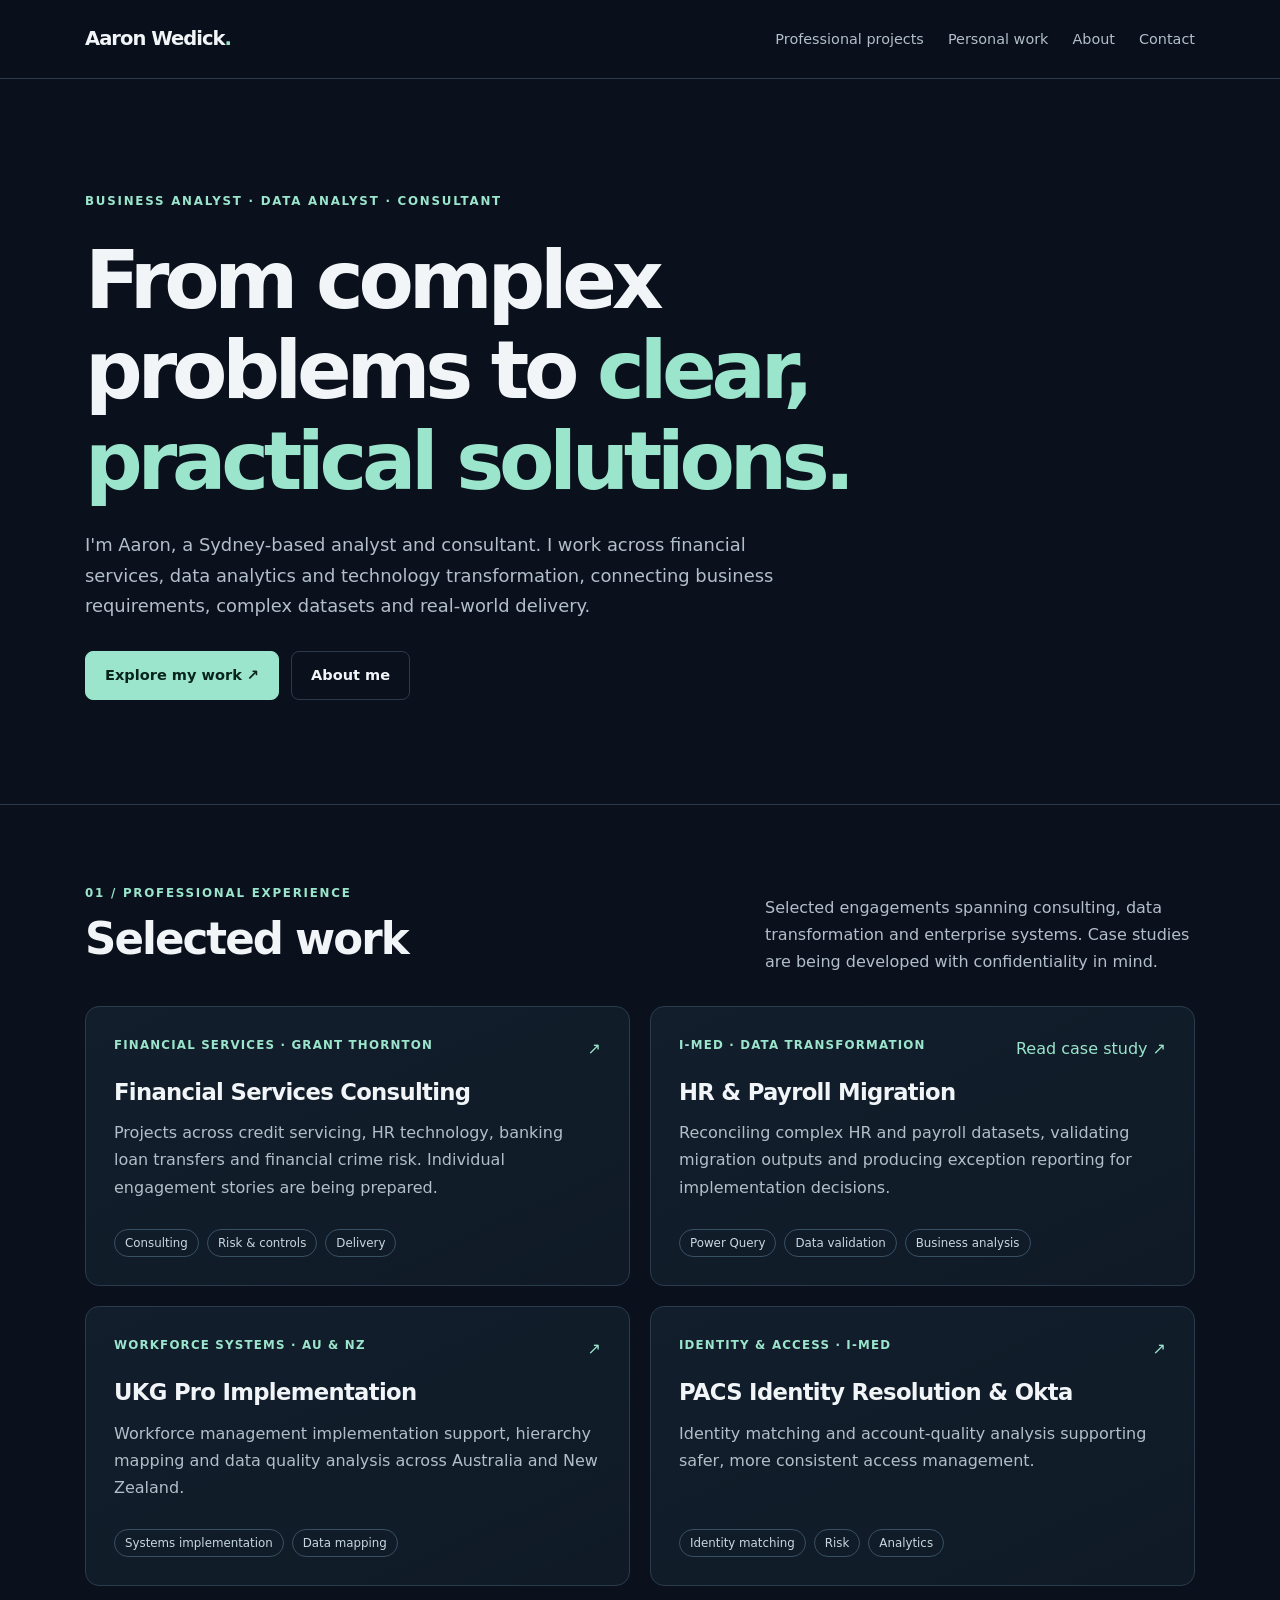
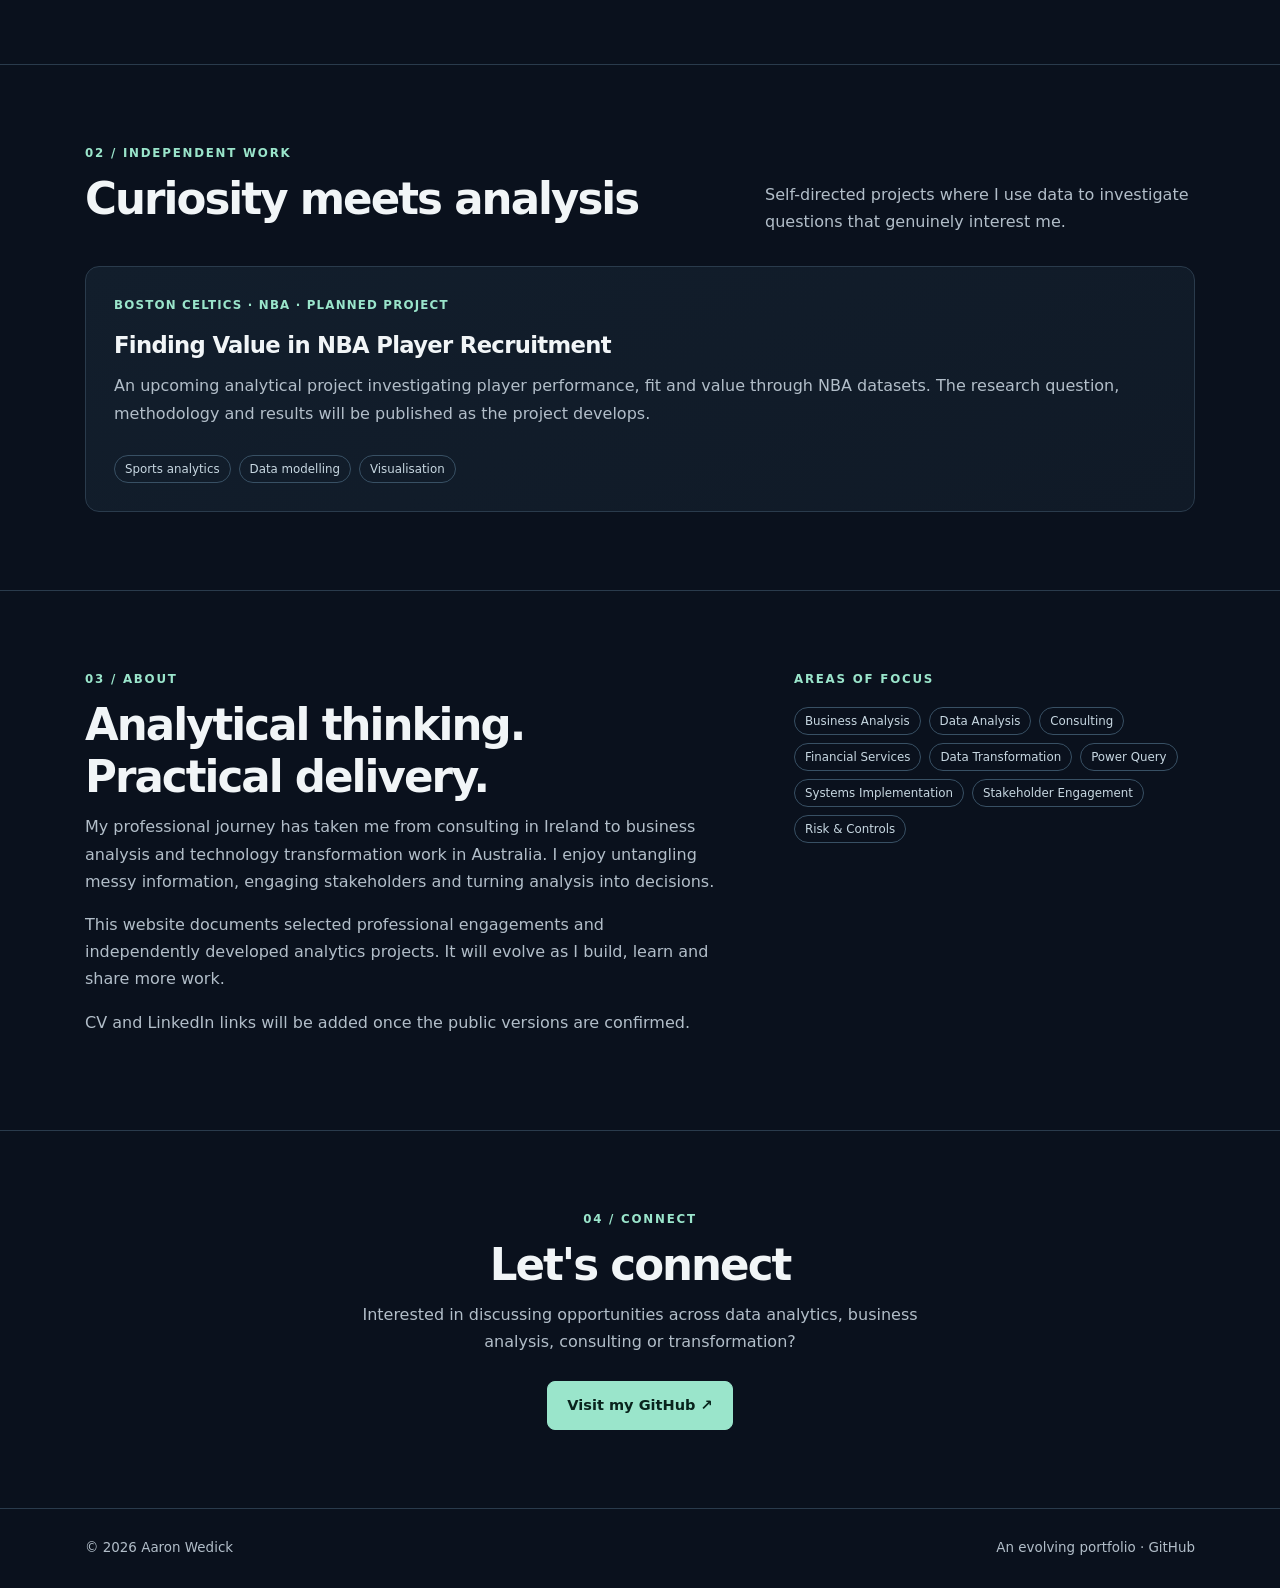
<file: index.html>
<!doctype html><html lang="en"><head><meta charset="utf-8"><meta name="viewport" content="width=device-width, initial-scale=1"><meta name="description" content="Portfolio of Aaron Wedick, Business Analyst, Data Analyst and Consultant working across financial services, data and technology transformation."><title>Aaron Wedick | Analyst & Consultant</title><link rel="stylesheet" href="styles.css"></head><body><a class="skip" href="#main">Skip to content</a><header class="topbar"><nav class="wrap" aria-label="Main navigation"><a class="logo" href="#top">Aaron Wedick<b>.</b></a><div class="navlinks"><a href="#projects">Professional projects</a><a href="#personal">Personal work</a><a href="#about">About</a><a href="#contact">Contact</a></div></nav></header><main id="main"><div id="top" class="wrap hero"><div class="eyebrow">Business Analyst · Data Analyst · Consultant</div><h1>From complex problems to <em>clear, practical solutions.</em></h1><p class="lead">I'm Aaron, a Sydney-based analyst and consultant. I work across financial services, data analytics and technology transformation, connecting business requirements, complex datasets and real-world delivery.</p><div class="buttons"><a class="btn primary" href="#projects">Explore my work ↗</a><a class="btn" href="#about">About me</a></div></div><section id="projects"><div class="wrap"><div class="heading"><div><div class="eyebrow">01 / Professional experience</div><h2>Selected work</h2></div><p>Selected engagements spanning consulting, data transformation and enterprise systems. Case studies are being developed with confidentiality in mind.</p></div><div class="grid"><article class="card"><div class="topline"><span class="meta">Financial services · Grant Thornton</span><span class="arrow">↗</span></div><h3>Financial Services Consulting</h3><p>Projects across credit servicing, HR technology, banking loan transfers and financial crime risk. Individual engagement stories are being prepared.</p><div class="tags"><span class="tag">Consulting</span><span class="tag">Risk & controls</span><span class="tag">Delivery</span></div></article><a class="card" href="projects/hr-payroll.html" aria-label="Read HR and Payroll Migration case study"><div class="topline"><span class="meta">I-MED · Data transformation</span><span class="arrow">Read case study ↗</span></div><h3>HR & Payroll Migration</h3><p>Reconciling complex HR and payroll datasets, validating migration outputs and producing exception reporting for implementation decisions.</p><div class="tags"><span class="tag">Power Query</span><span class="tag">Data validation</span><span class="tag">Business analysis</span></div></a><article class="card"><div class="topline"><span class="meta">Workforce systems · AU & NZ</span><span class="arrow">↗</span></div><h3>UKG Pro Implementation</h3><p>Workforce management implementation support, hierarchy mapping and data quality analysis across Australia and New Zealand.</p><div class="tags"><span class="tag">Systems implementation</span><span class="tag">Data mapping</span></div></article><article class="card"><div class="topline"><span class="meta">Identity & access · I-MED</span><span class="arrow">↗</span></div><h3>PACS Identity Resolution & Okta</h3><p>Identity matching and account-quality analysis supporting safer, more consistent access management.</p><div class="tags"><span class="tag">Identity matching</span><span class="tag">Risk</span><span class="tag">Analytics</span></div></article></div></div></section><section id="personal"><div class="wrap"><div class="heading"><div><div class="eyebrow">02 / Independent work</div><h2>Curiosity meets analysis</h2></div><p>Self-directed projects where I use data to investigate questions that genuinely interest me.</p></div><div class="grid"><article class="card wide"><div class="topline"><span class="meta">Boston Celtics · NBA · Planned project</span></div><h3>Finding Value in NBA Player Recruitment</h3><p>An upcoming analytical project investigating player performance, fit and value through NBA datasets. The research question, methodology and results will be published as the project develops.</p><div class="tags"><span class="tag">Sports analytics</span><span class="tag">Data modelling</span><span class="tag">Visualisation</span></div></article></div></div></section><section id="about"><div class="wrap about"><div><div class="eyebrow">03 / About</div><h2>Analytical thinking. Practical delivery.</h2><p>My professional journey has taken me from consulting in Ireland to business analysis and technology transformation work in Australia. I enjoy untangling messy information, engaging stakeholders and turning analysis into decisions.</p><p>This website documents selected professional engagements and independently developed analytics projects. It will evolve as I build, learn and share more work.</p><p class="muted">CV and LinkedIn links will be added once the public versions are confirmed.</p></div><div><div class="eyebrow">Areas of focus</div><div class="tags" style="margin-top:18px"><span class="tag">Business Analysis</span><span class="tag">Data Analysis</span><span class="tag">Consulting</span><span class="tag">Financial Services</span><span class="tag">Data Transformation</span><span class="tag">Power Query</span><span class="tag">Systems Implementation</span><span class="tag">Stakeholder Engagement</span><span class="tag">Risk & Controls</span></div></div></div></section><section id="contact" class="contact"><div class="wrap"><div class="eyebrow">04 / Connect</div><h2>Let's connect</h2><p>Interested in discussing opportunities across data analytics, business analysis, consulting or transformation?</p><a class="btn primary" href="https://github.com/aaron2724" target="_blank" rel="noopener noreferrer">Visit my GitHub ↗</a></div></section></main><footer><div class="wrap footerflex"><span>© <span id="year">2026</span> Aaron Wedick</span><span>An evolving portfolio · <a class="textlink" href="https://github.com/aaron2724">GitHub</a></span></div></footer><script>document.getElementById('year').textContent=new Date().getFullYear()</script></body></html>
</file>
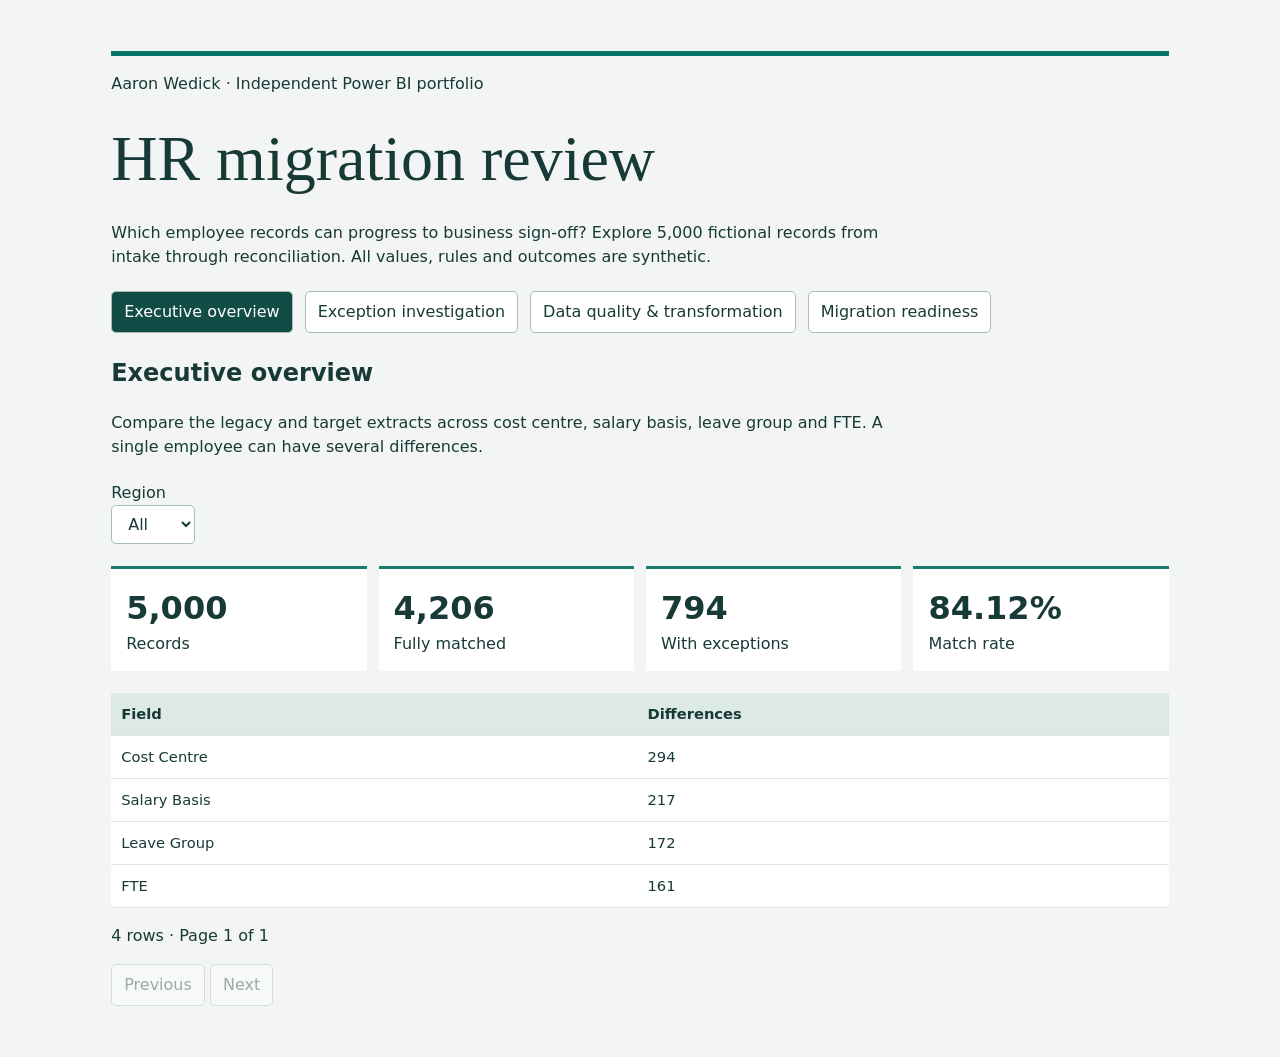
<file: projects/hr-migration.html>
<!doctype html><html lang="en"><meta charset="utf-8"><meta name="viewport" content="width=device-width,initial-scale=1"><title>HR migration review | Aaron Wedick</title><style>*{box-sizing:border-box}body{margin:0;background:#f2f5f4;color:#173a36;font:16px/1.5 system-ui}main{max-width:1160px;margin:auto;padding:4vw}header{border-top:5px solid #087567}h1{font:clamp(2.3rem,5vw,4.5rem)/1.05 Georgia;margin:.45em 0}p{max-width:78ch}nav,.filters,.cards{display:flex;gap:12px;flex-wrap:wrap;margin:22px 0}button,select{font:inherit;color:inherit;background:white;border:1px solid #a8beb6;border-radius:5px;padding:8px 12px}button{cursor:pointer}button[aria-pressed=true]{background:#124c46;color:white}.cards div{background:white;border-top:3px solid #187b6d;min-width:170px;padding:15px;flex:1}.cards strong{display:block;font-size:2rem}.scroll{overflow:auto;background:white}table{border-collapse:collapse;width:100%;font-size:.92rem}th,td{padding:10px;text-align:left;border-bottom:1px solid #dce5e1;white-space:pre}th{background:#dce9e4}label{display:grid}small{color:#496760}button:disabled{opacity:.4}</style><main><header><p>Aaron Wedick · Independent Power BI portfolio</p><h1>HR migration review</h1><p>Which employee records can progress to business sign-off? Explore 5,000 fictional records from intake through reconciliation. All values, rules and outcomes are synthetic.</p></header><nav id="tabs"></nav><section id="panel"></section></main><script>
const rows=[],diff=[],regions=['NSW','VIC','QLD','WA','NZ'],names=['Cost Centre','Salary Basis','Leave Group','FTE'];
for(let i=1;i<=5000;i++){let id='DEMO-'+String(i).padStart(4,'0'),region=regions[(i-1)%5],rawID=i===501?'DEMO-0500':i%41===0?' '+id.toLowerCase()+' ':id,rawRegion=i%73===0?'':i%67===0?'XX':i%43===0?' '+region.toLowerCase()+' ':region,cleanID=rawID.trim().toUpperCase(),cleanRegion=rawRegion.trim().toUpperCase(),fte=i%4===0?'0.8':'1.0',rawFTE=i%89===0?'unknown':fte,reason=[cleanID==='DEMO-0500'?'Duplicate ID':'',!cleanRegion?'Missing region':cleanRegion==='XX'?'Unknown region':'',rawFTE==='unknown'?'Invalid FTE':''].filter(Boolean).join(' / '),quality=reason?'Held':cleanID!==rawID||cleanRegion!==rawRegion?'Standardised':'Passed as received';
let vals=['CC'+(100+i%20),i%2===0?'Annual':'Hourly',i%3===0?'Group B':'Group A',fte],target=['CC900',i%2===0?'Hourly':'Annual','Group C','0.6'],m=0;[17,23,29,31].forEach((d,j)=>{if(i%d===0){m++;diff.push({id,region,field:names[j],legacy:vals[j],target:target[j],priority:[1,3].includes(j)?'High':'Review'})}});
rows.push({i,id,region,rawID,cleanID,rawRegion,cleanRegion,rawFTE,parsed:rawFTE==='unknown'?'':fte,reason,quality,m,gate:reason?'Resolve intake issue':m?'Investigate reconciliation':'Eligible for sign-off'})}
const labels=['Executive overview','Exception investigation','Data quality & transformation','Migration readiness'],notes=['Compare the legacy and target extracts across cost centre, salary basis, leave group and FTE. A single employee can have several differences.','Each row is one field difference. Salary basis and FTE receive high priority because they affect the interpretation of pay or working hours. A difference requires investigation before anyone changes a value.','The intake query preserves every raw row. Power Query trims spaces, standardises text case, parses FTE and checks region codes and duplicate IDs. An empty prepared value means the input could not be resolved. Both copies of a duplicate are held.','This illustrative gate combines intake quality with the reconciliation result. Resolve identity and data quality issues first, then investigate differences. Eligible means the record passed these checks and can go to a business owner for sign-off.'];
let tab=0,filters={},page=0;const panel=document.getElementById('panel'),tabs=document.getElementById('tabs');function render(){tabs.innerHTML=labels.map((s,i)=>'<button aria-pressed="'+(i===tab)+'" onclick="change('+i+')">'+s+'</button>').join('');let data=tab===1?diff:rows,keys=[['region'],['region','field','priority'],['quality'],['gate']][tab],pick=data.filter(r=>keys.every(k=>!filters[k]||filters[k]===r[k])),kpis,cols,list;const count=(k,v)=>pick.filter(r=>r[k]===v).length;
if(tab===0){let matched=count('m',0);kpis=[['Records',pick.length],['Fully matched',matched],['With exceptions',pick.length-matched],['Match rate',(100*matched/(pick.length||1)).toFixed(2)+'%']];cols=['Field','Differences'];list=names.map(n=>[n,diff.filter(r=>r.field===n&&(!filters.region||r.region===filters.region)).length])}
if(tab===1){kpis=[['Discrepancies',pick.length],['Affected employees',new Set(pick.map(r=>r.id)).size],['High priority',count('priority','High')]];cols=['Employee ID','Region','Field','Legacy','Target','Priority'];list=pick.map(r=>[r.id,r.region,r.field,r.legacy,r.target,r.priority])}
if(tab===2){kpis=[['Intake rows',pick.length],['Standardised',count('quality','Standardised')],['Held',count('quality','Held')]];cols=['Row','Raw ID','Prepared ID','Raw region','Prepared region','Raw FTE','Parsed FTE','Quality','Reason'];list=pick.map(r=>[r.i,JSON.stringify(r.rawID),r.cleanID,JSON.stringify(r.rawRegion),r.cleanRegion,r.rawFTE,r.parsed,r.quality,r.reason])}
if(tab===3){kpis=['Resolve intake issue','Investigate reconciliation','Eligible for sign-off'].map(k=>[k,count('gate',k)]);cols=['Row','Prepared ID','Quality','Issue','Decision'];list=pick.map(r=>[r.i,r.cleanID,r.quality,r.reason,r.gate])}
panel.innerHTML='<h2>'+labels[tab]+'</h2><p>'+notes[tab]+'</p><div class="filters">'+keys.map(k=>'<label>'+({gate:'Decision',region:'Region',priority:'Priority',quality:'Quality',field:'Field'})[k]+'<select data-key="'+k+'"><option value="">All</option>'+[...new Set(data.map(r=>r[k]))].sort().map(v=>'<option '+(filters[k]===v?'selected':'')+'>'+v+'</option>').join('')+'</select></label>').join('')+'</div><div class="cards">'+kpis.map(([k,v])=>'<div><strong>'+v.toLocaleString()+'</strong>'+k+'</div>').join('')+'</div><div class="scroll"><table><thead><tr>'+cols.map(c=>'<th>'+c+'</th>').join('')+'</tr></thead><tbody>'+list.slice(page*25,page*25+25).map(r=>'<tr>'+r.map(c=>'<td>'+c+'</td>').join('')+'</tr>').join('')+'</tbody></table></div><p>'+list.length.toLocaleString()+' rows · Page '+(page+1)+' of '+Math.max(1,Math.ceil(list.length/25))+'</p><button id="prev">Previous</button> <button id="next">Next</button>';panel.querySelectorAll('select').forEach(el=>el.onchange=()=>{filters[el.dataset.key]=el.value;page=0;render()});for(let [key,step,disabled] of [['prev',-1,page===0],['next',1,(page+1)*25>=list.length]]){let el=document.getElementById(key);el.disabled=disabled;el.onclick=()=>{page+=step;render()}}}
function change(i){tab=i;filters={};page=0;render()}render();</script></html>
</file>
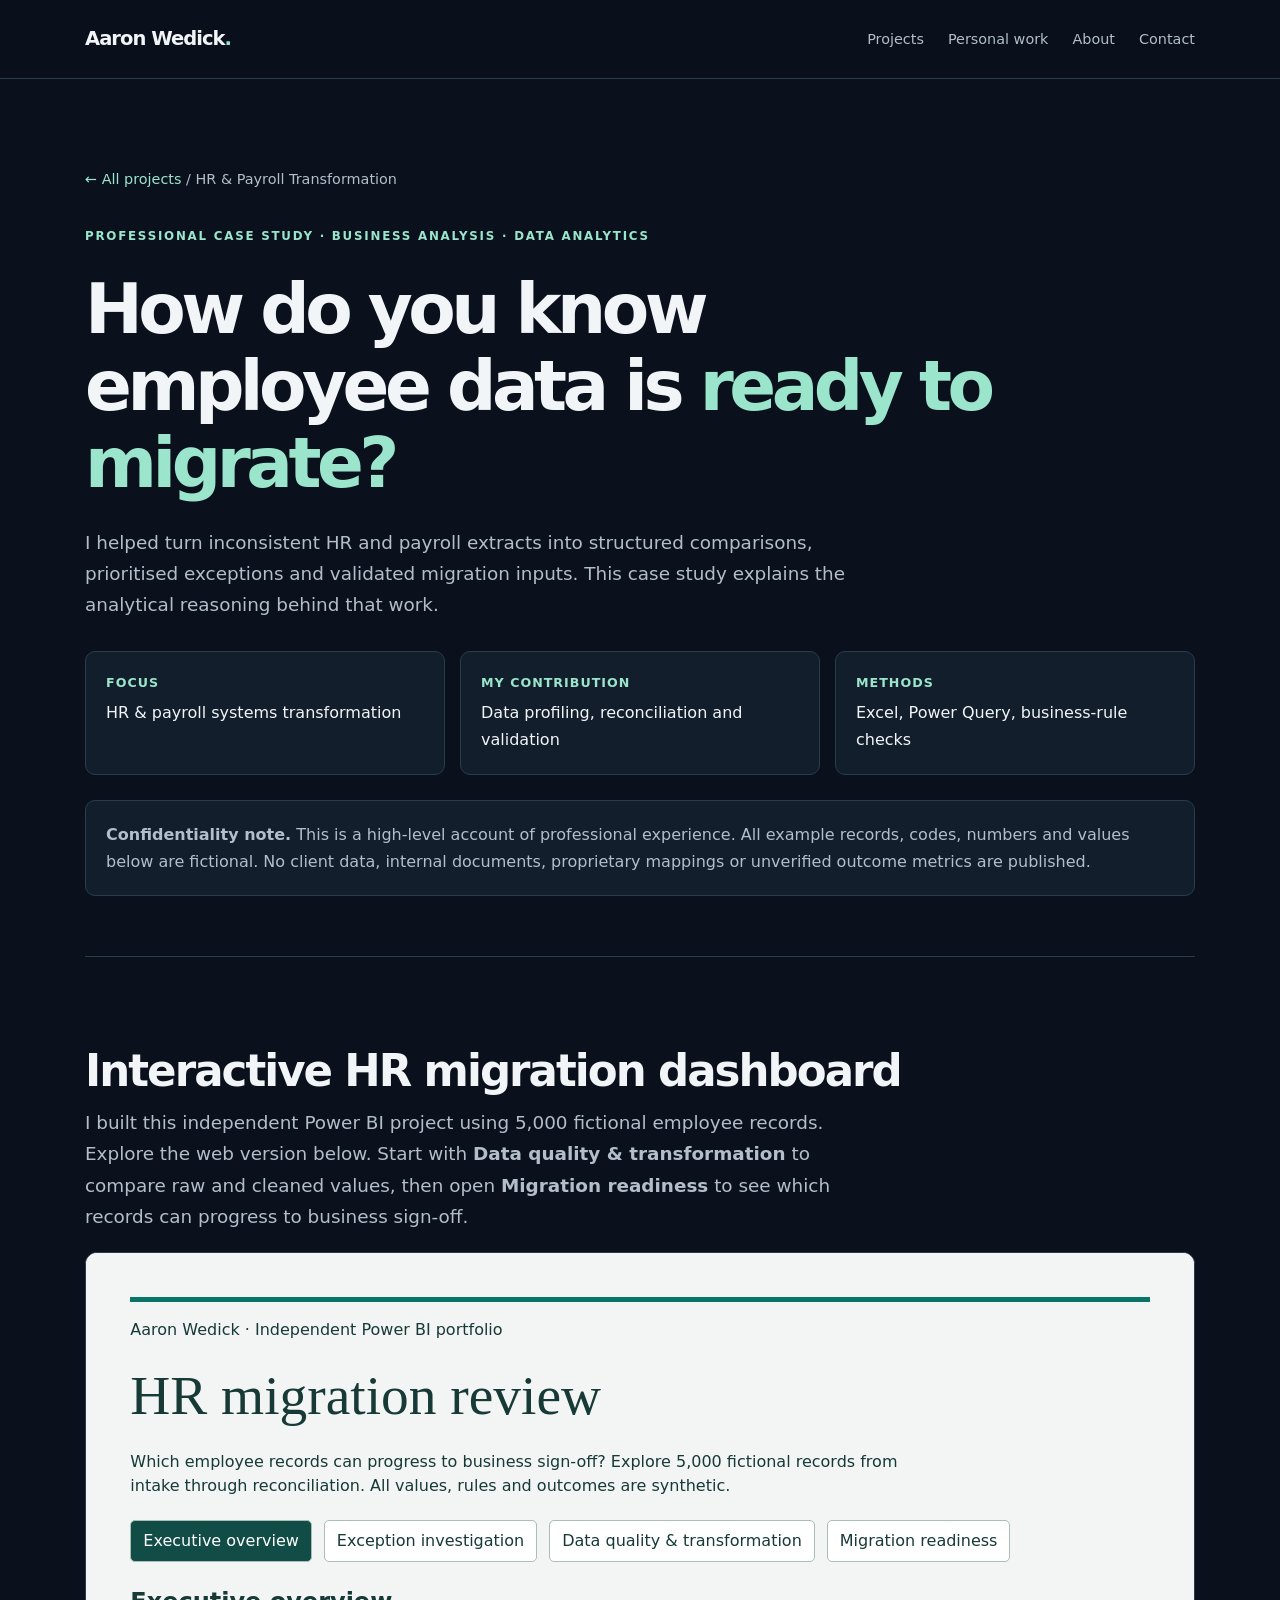
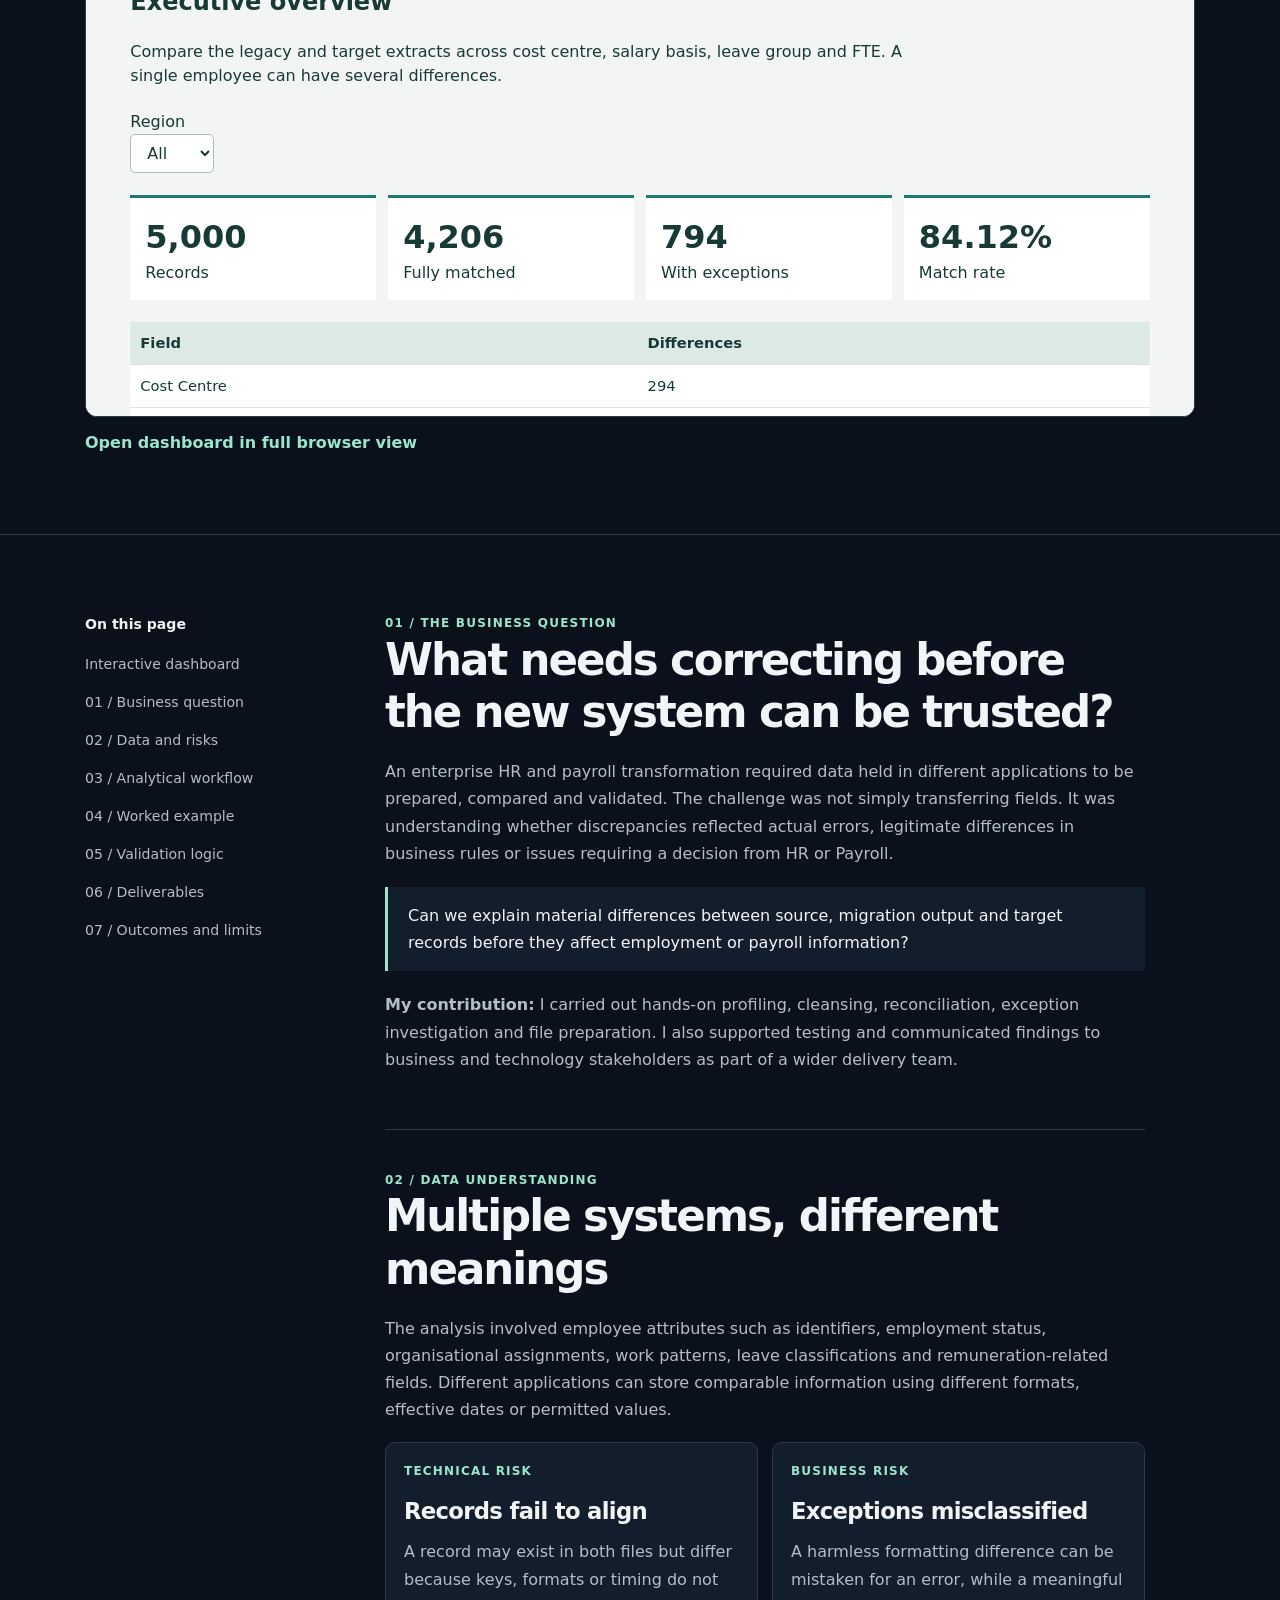
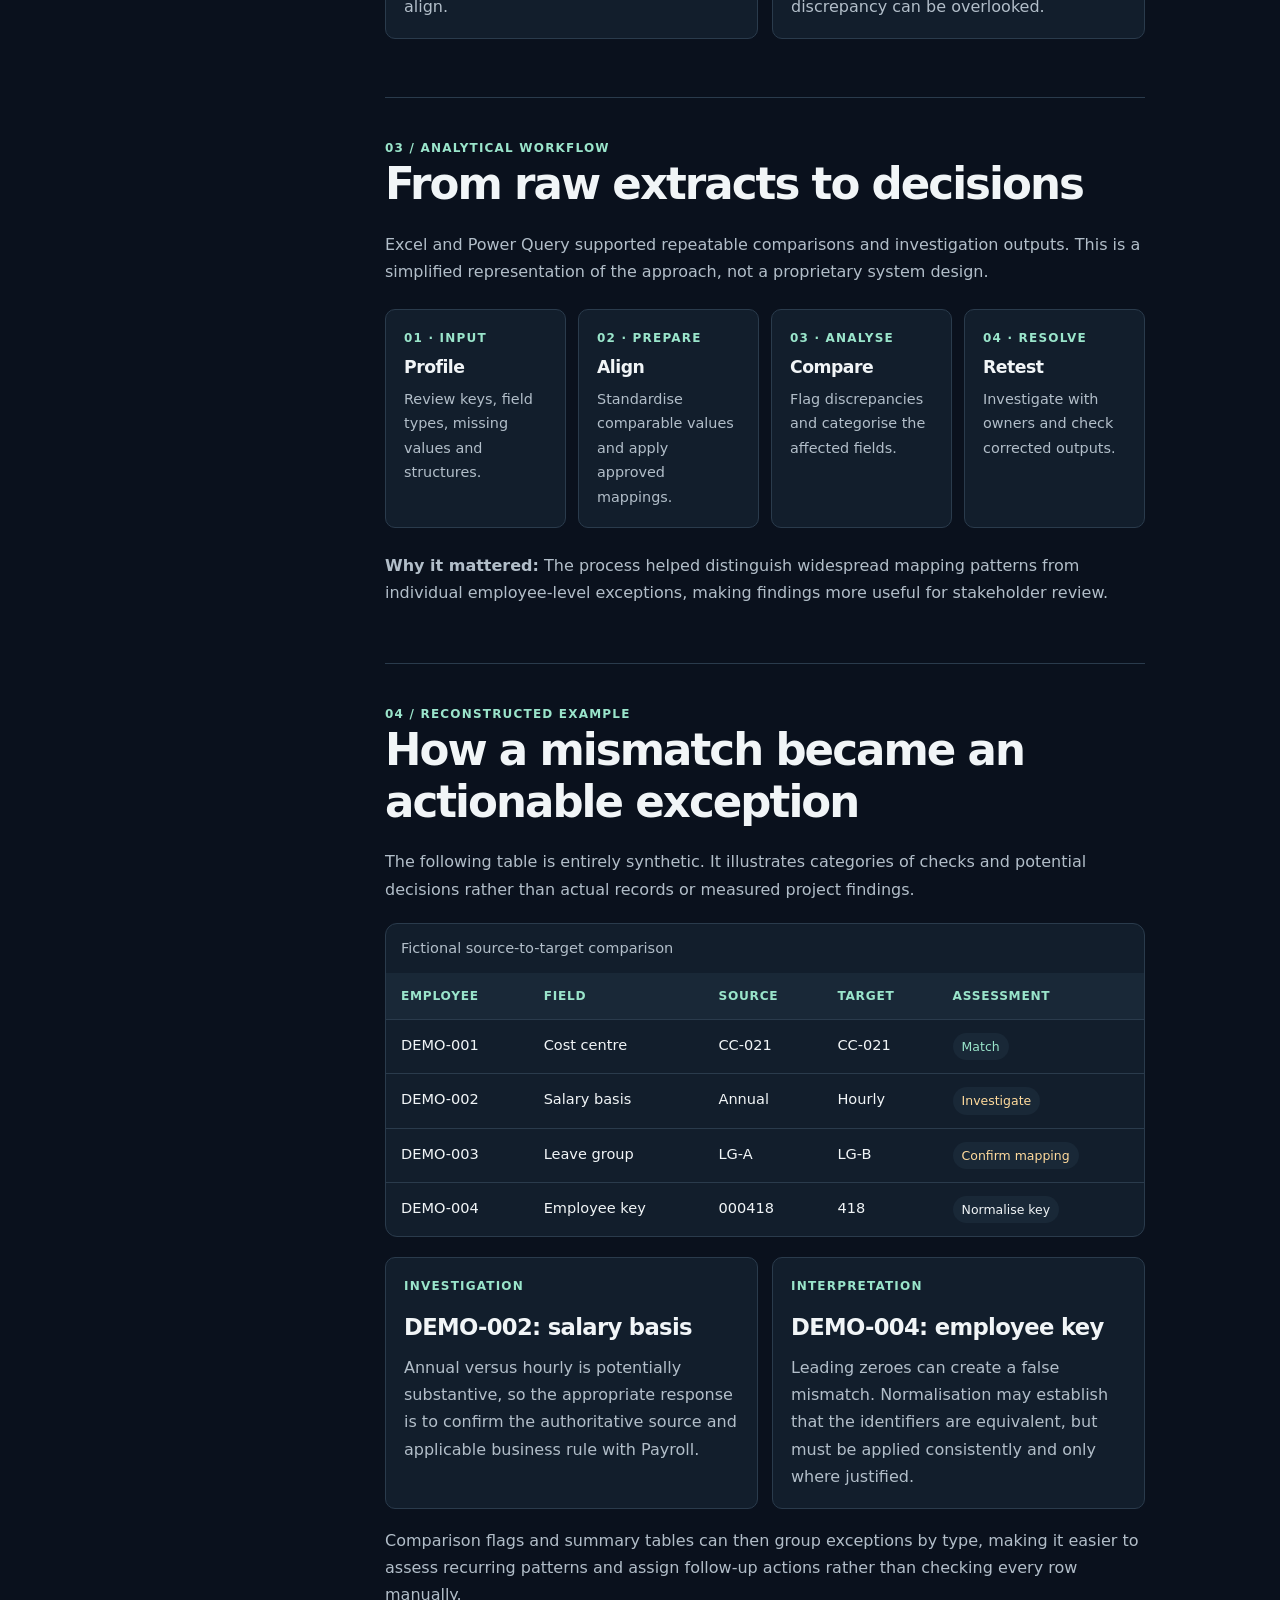
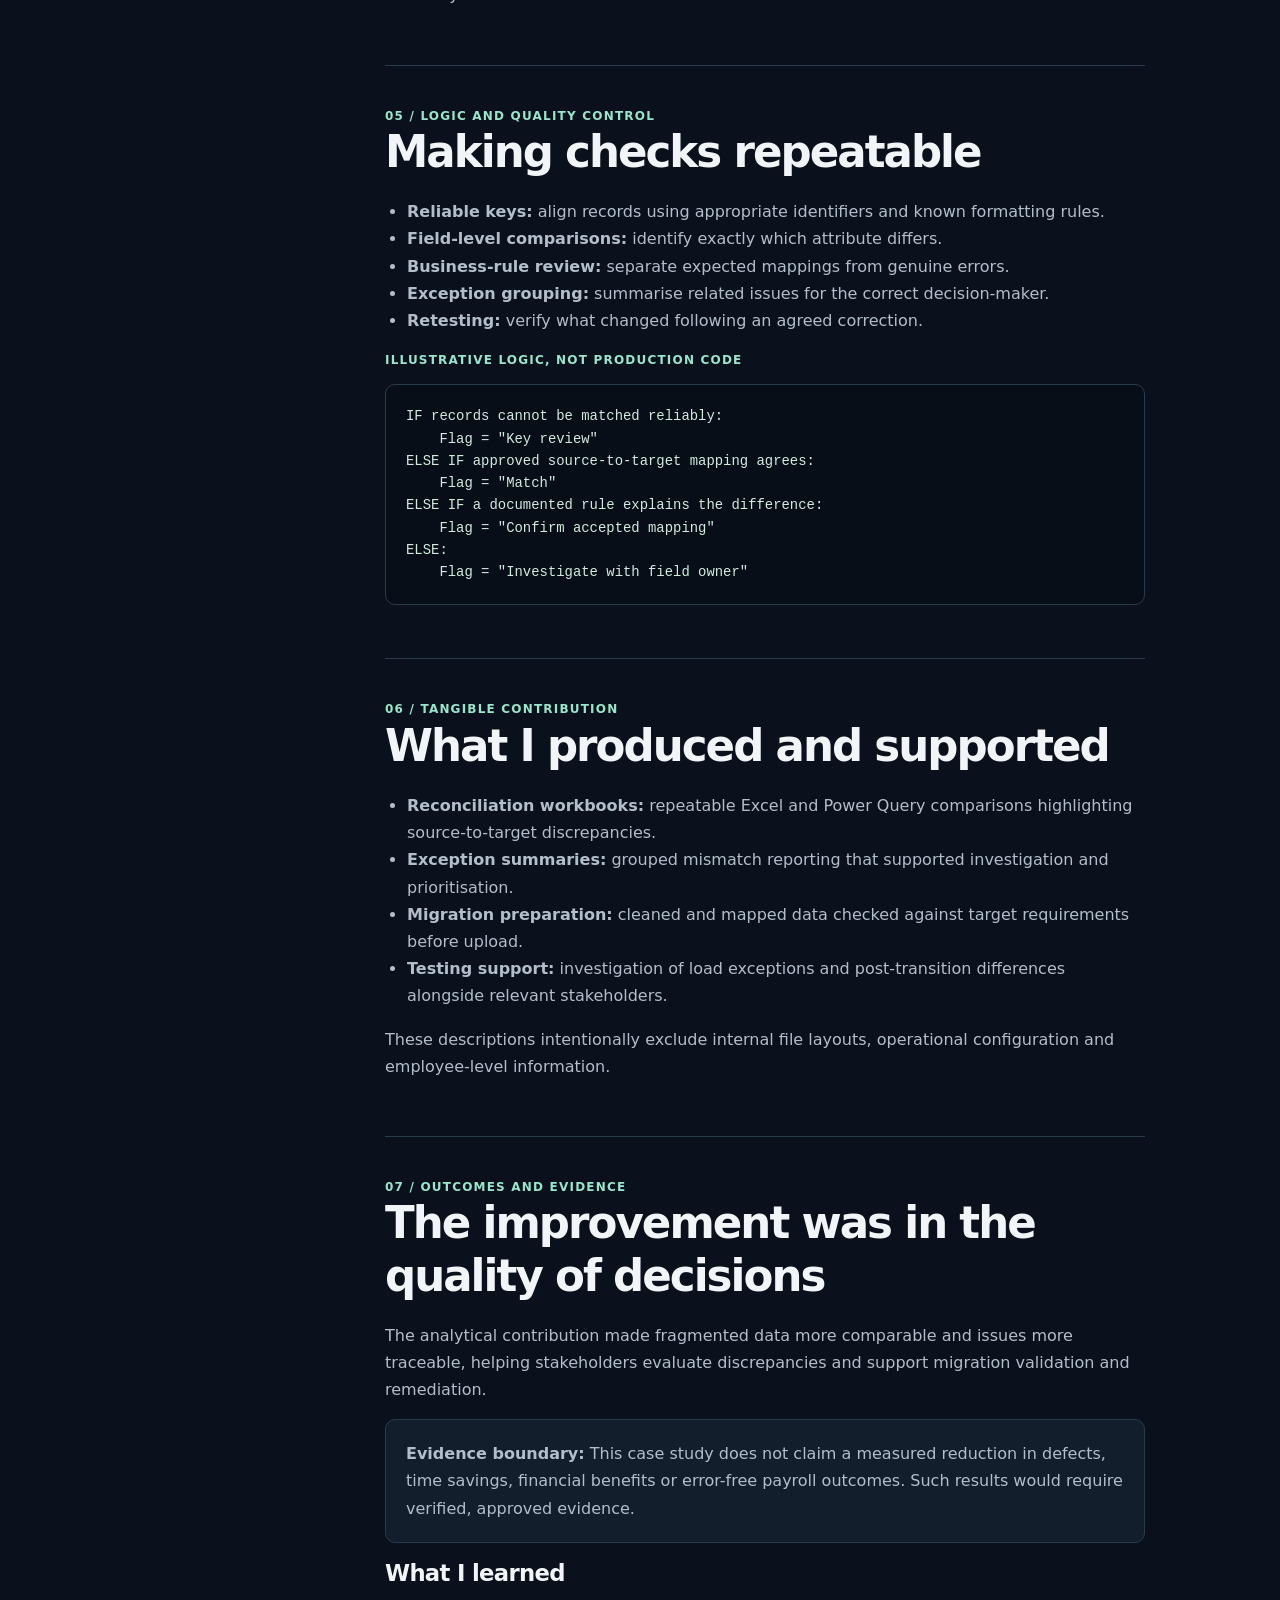
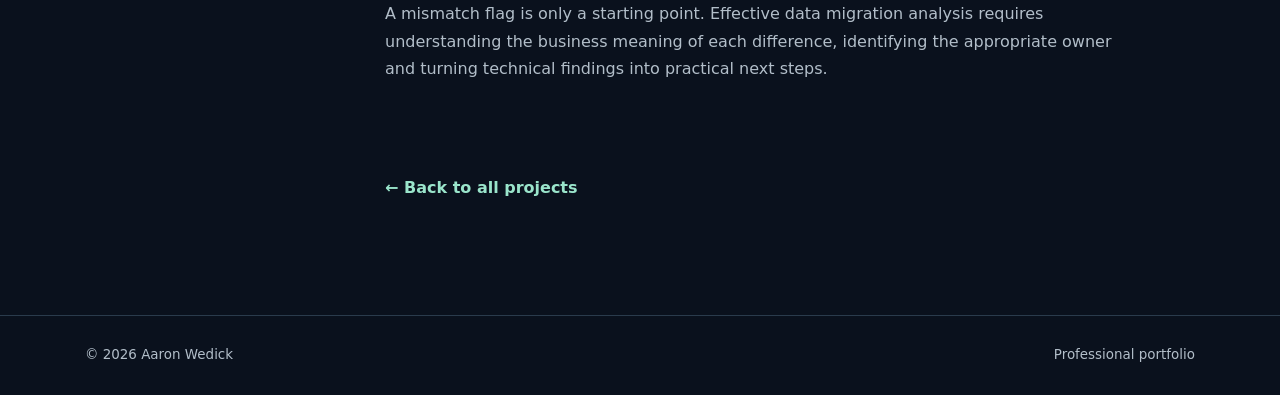
<file: projects/hr-payroll.html>
<!DOCTYPE html>
<html lang="en">
<head>
  <meta charset="UTF-8">
  <meta name="viewport" content="width=device-width, initial-scale=1">
  <meta name="description" content="A case study in HR and payroll data migration, reconciliation and exception management, with synthetic examples.">
  <meta name="theme-color" content="#0a111d">
  <title>HR &amp; Payroll Transformation | Aaron Wedick</title>
  <link rel="stylesheet" href="../styles.css">

  <style>
    /* Page-specific components built on the shared portfolio stylesheet. */
    .case-hero h1{max-width:950px}
    .case-intro{font-size:1.15rem;max-width:790px;color:var(--muted)}
    .case-hero .facts{margin-top:30px}
    .case-meta{display:flex;gap:10px;flex-wrap:wrap;margin:18px 0 28px}
    .mini-label{color:var(--accent);font-size:.75rem;font-weight:800;text-transform:uppercase;letter-spacing:.1em}
    .table-scroll{overflow-x:auto;border:1px solid var(--line);border-radius:12px;margin:20px 0;background:var(--surface)}
    table{width:100%;border-collapse:collapse;min-width:580px;font-size:.91rem}
    th,td{text-align:left;padding:13px 15px;border-bottom:1px solid var(--line);vertical-align:top}
    th{color:var(--accent);font-size:.76rem;text-transform:uppercase;letter-spacing:.06em;background:var(--surface2)}
    tbody tr:last-child td{border-bottom:0}
    .status{display:inline-block;padding:3px 9px;border-radius:20px;background:var(--surface2);white-space:nowrap;font-size:.78rem}
    .status.warn{color:#ffda9c}.status.ok{color:var(--accent)}
    .steps{display:grid;grid-template-columns:repeat(4,minmax(0,1fr));gap:12px;margin:24px 0}
    .step{padding:18px;border:1px solid var(--line);background:var(--surface);border-radius:10px}
    .step p{margin-bottom:0;font-size:.9rem}
    .step h3{font-size:1.08rem;margin:8px 0}
    .example-pair{display:grid;grid-template-columns:1fr 1fr;gap:14px;margin:18px 0}
    .example-pair>div{border:1px solid var(--line);border-radius:10px;background:var(--surface);padding:18px}
    .example-pair p{margin:7px 0 0}
    pre{white-space:pre-wrap;background:#070e18;color:#d3ebdf;border:1px solid var(--line);border-radius:10px;padding:20px;overflow:auto;font-size:.87rem;line-height:1.6}
    .case-nav strong{display:block;margin-bottom:9px;color:var(--fg)}
    .case-nav a:hover{color:var(--accent)}
    .prose section{scroll-margin-top:110px}
    .prose blockquote{border-left:3px solid var(--accent);padding:15px 20px;background:var(--surface);color:var(--fg);margin:20px 0}
    .end-link{display:inline-block;margin:36px 0;color:var(--accent);font-weight:700}

    #dashboard {
      scroll-margin-top: 110px;
    }

    .dashboard-frame {
      display: block;
      box-sizing: border-box;
      width: 100%;
      height: 85vh;
      min-height: 560px;
      max-height: 950px;
      margin-top: 20px;
      border: 1px solid var(--line);
      border-radius: 12px;
      background: #f2f5f4;
    }

    .dashboard-full-view {
      display: inline-block;
      margin-top: 12px;
      color: var(--accent);
      font-weight: 700;
    }

    @media(max-width:920px){
      .steps{grid-template-columns:repeat(2,minmax(0,1fr))}
    }

    @media(max-width:560px){
      .steps,.example-pair{grid-template-columns:1fr}
      .case-hero h1{font-size:2.45rem}
    }
  </style>
</head>

<body>
  <a class="skip" href="#main">Skip to content</a>

  <header class="topbar">
    <nav class="wrap" aria-label="Main navigation">
      <a class="logo" href="../index.html">Aaron Wedick<b>.</b></a>
      <div class="navlinks">
        <a href="../index.html#projects">Projects</a>
        <a href="../index.html#personal">Personal work</a>
        <a href="../index.html#about">About</a>
        <a href="../index.html#contact">Contact</a>
      </div>
    </nav>
  </header>

  <main id="main">
    <div class="wrap case-hero">
      <div class="breadcrumb">
        <a href="../index.html#projects">← All projects</a> / HR &amp; Payroll Transformation
      </div>

      <div class="eyebrow">Professional case study · Business analysis · Data analytics</div>

      <h1>How do you know employee data is <em>ready to migrate?</em></h1>

      <p class="case-intro">
        I helped turn inconsistent HR and payroll extracts into structured comparisons,
        prioritised exceptions and validated migration inputs. This case study explains
        the analytical reasoning behind that work.
      </p>

      <div class="facts">
        <div class="fact"><strong>Focus</strong>HR &amp; payroll systems transformation</div>
        <div class="fact"><strong>My contribution</strong>Data profiling, reconciliation and validation</div>
        <div class="fact"><strong>Methods</strong>Excel, Power Query, business-rule checks</div>
      </div>

      <div class="notice" style="margin-top:25px">
        <strong>Confidentiality note.</strong> This is a high-level account of professional
        experience. All example records, codes, numbers and values below are fictional.
        No client data, internal documents, proprietary mappings or unverified outcome
        metrics are published.
      </div>
    </div>

    <section id="dashboard" class="wrap" aria-labelledby="dashboard-title">
      <h2 id="dashboard-title">Interactive HR migration dashboard</h2>

      <p class="case-intro">
        I built this independent Power BI project using 5,000 fictional employee records.
        Explore the web version below. Start with <strong>Data quality &amp; transformation</strong>
        to compare raw and cleaned values, then open <strong>Migration readiness</strong>
        to see which records can progress to business sign-off.
      </p>

      <iframe
        class="dashboard-frame"
        src="./hr-migration.html"
        title="HR migration dashboard with interactive views for reconciliation, cleansing and migration readiness">
      </iframe>

      <a class="dashboard-full-view" href="./hr-migration.html">
        Open dashboard in full browser view
      </a>
    </section>

    <section>
      <div class="wrap case-content">
        <aside class="case-nav" aria-label="On this page">
          <strong>On this page</strong>
          <a href="#dashboard">Interactive dashboard</a>
          <a href="#question">01 / Business question</a>
          <a href="#data">02 / Data and risks</a>
          <a href="#workflow">03 / Analytical workflow</a>
          <a href="#example">04 / Worked example</a>
          <a href="#logic">05 / Validation logic</a>
          <a href="#deliverables">06 / Deliverables</a>
          <a href="#outcomes">07 / Outcomes and limits</a>
        </aside>

        <div class="prose">
          <section id="question">
            <div class="mini-label">01 / The business question</div>
            <h2>What needs correcting before the new system can be trusted?</h2>

            <p>
              An enterprise HR and payroll transformation required data held in different
              applications to be prepared, compared and validated. The challenge was not
              simply transferring fields. It was understanding whether discrepancies
              reflected actual errors, legitimate differences in business rules or issues
              requiring a decision from HR or Payroll.
            </p>

            <blockquote>
              Can we explain material differences between source, migration output and
              target records before they affect employment or payroll information?
            </blockquote>

            <p>
              <strong>My contribution:</strong> I carried out hands-on profiling,
              cleansing, reconciliation, exception investigation and file preparation.
              I also supported testing and communicated findings to business and
              technology stakeholders as part of a wider delivery team.
            </p>
          </section>

          <section id="data">
            <div class="mini-label">02 / Data understanding</div>
            <h2>Multiple systems, different meanings</h2>

            <p>
              The analysis involved employee attributes such as identifiers, employment
              status, organisational assignments, work patterns, leave classifications
              and remuneration-related fields. Different applications can store comparable
              information using different formats, effective dates or permitted values.
            </p>

            <div class="example-pair">
              <div>
                <div class="mini-label">Technical risk</div>
                <h3>Records fail to align</h3>
                <p>A record may exist in both files but differ because keys, formats or timing do not align.</p>
              </div>
              <div>
                <div class="mini-label">Business risk</div>
                <h3>Exceptions misclassified</h3>
                <p>A harmless formatting difference can be mistaken for an error, while a meaningful discrepancy can be overlooked.</p>
              </div>
            </div>
          </section>

          <section id="workflow">
            <div class="mini-label">03 / Analytical workflow</div>
            <h2>From raw extracts to decisions</h2>

            <p>
              Excel and Power Query supported repeatable comparisons and investigation
              outputs. This is a simplified representation of the approach, not a
              proprietary system design.
            </p>

            <div class="steps">
              <div class="step">
                <div class="mini-label">01 · Input</div>
                <h3>Profile</h3>
                <p>Review keys, field types, missing values and structures.</p>
              </div>
              <div class="step">
                <div class="mini-label">02 · Prepare</div>
                <h3>Align</h3>
                <p>Standardise comparable values and apply approved mappings.</p>
              </div>
              <div class="step">
                <div class="mini-label">03 · Analyse</div>
                <h3>Compare</h3>
                <p>Flag discrepancies and categorise the affected fields.</p>
              </div>
              <div class="step">
                <div class="mini-label">04 · Resolve</div>
                <h3>Retest</h3>
                <p>Investigate with owners and check corrected outputs.</p>
              </div>
            </div>

            <p>
              <strong>Why it mattered:</strong> The process helped distinguish widespread
              mapping patterns from individual employee-level exceptions, making findings
              more useful for stakeholder review.
            </p>
          </section>

          <section id="example">
            <div class="mini-label">04 / Reconstructed example</div>
            <h2>How a mismatch became an actionable exception</h2>

            <p>
              The following table is entirely synthetic. It illustrates categories of
              checks and potential decisions rather than actual records or measured
              project findings.
            </p>

            <div class="table-scroll">
              <table>
                <caption style="text-align:left;padding:12px 15px;color:var(--muted)">
                  Fictional source-to-target comparison
                </caption>
                <thead>
                  <tr>
                    <th>Employee</th>
                    <th>Field</th>
                    <th>Source</th>
                    <th>Target</th>
                    <th>Assessment</th>
                  </tr>
                </thead>
                <tbody>
                  <tr>
                    <td>DEMO-001</td>
                    <td>Cost centre</td>
                    <td>CC-021</td>
                    <td>CC-021</td>
                    <td><span class="status ok">Match</span></td>
                  </tr>
                  <tr>
                    <td>DEMO-002</td>
                    <td>Salary basis</td>
                    <td>Annual</td>
                    <td>Hourly</td>
                    <td><span class="status warn">Investigate</span></td>
                  </tr>
                  <tr>
                    <td>DEMO-003</td>
                    <td>Leave group</td>
                    <td>LG-A</td>
                    <td>LG-B</td>
                    <td><span class="status warn">Confirm mapping</span></td>
                  </tr>
                  <tr>
                    <td>DEMO-004</td>
                    <td>Employee key</td>
                    <td>000418</td>
                    <td>418</td>
                    <td><span class="status">Normalise key</span></td>
                  </tr>
                </tbody>
              </table>
            </div>

            <div class="example-pair">
              <div>
                <div class="mini-label">Investigation</div>
                <h3>DEMO-002: salary basis</h3>
                <p>
                  Annual versus hourly is potentially substantive, so the appropriate
                  response is to confirm the authoritative source and applicable
                  business rule with Payroll.
                </p>
              </div>
              <div>
                <div class="mini-label">Interpretation</div>
                <h3>DEMO-004: employee key</h3>
                <p>
                  Leading zeroes can create a false mismatch. Normalisation may
                  establish that the identifiers are equivalent, but must be applied
                  consistently and only where justified.
                </p>
              </div>
            </div>

            <p>
              Comparison flags and summary tables can then group exceptions by type,
              making it easier to assess recurring patterns and assign follow-up
              actions rather than checking every row manually.
            </p>
          </section>

          <section id="logic">
            <div class="mini-label">05 / Logic and quality control</div>
            <h2>Making checks repeatable</h2>

            <ul>
              <li><strong>Reliable keys:</strong> align records using appropriate identifiers and known formatting rules.</li>
              <li><strong>Field-level comparisons:</strong> identify exactly which attribute differs.</li>
              <li><strong>Business-rule review:</strong> separate expected mappings from genuine errors.</li>
              <li><strong>Exception grouping:</strong> summarise related issues for the correct decision-maker.</li>
              <li><strong>Retesting:</strong> verify what changed following an agreed correction.</li>
            </ul>

            <div class="mini-label">Illustrative logic, not production code</div>
            <pre><code>IF records cannot be matched reliably:
    Flag = "Key review"
ELSE IF approved source-to-target mapping agrees:
    Flag = "Match"
ELSE IF a documented rule explains the difference:
    Flag = "Confirm accepted mapping"
ELSE:
    Flag = "Investigate with field owner"</code></pre>
          </section>

          <section id="deliverables">
            <div class="mini-label">06 / Tangible contribution</div>
            <h2>What I produced and supported</h2>

            <ul>
              <li><strong>Reconciliation workbooks:</strong> repeatable Excel and Power Query comparisons highlighting source-to-target discrepancies.</li>
              <li><strong>Exception summaries:</strong> grouped mismatch reporting that supported investigation and prioritisation.</li>
              <li><strong>Migration preparation:</strong> cleaned and mapped data checked against target requirements before upload.</li>
              <li><strong>Testing support:</strong> investigation of load exceptions and post-transition differences alongside relevant stakeholders.</li>
            </ul>

            <p>
              These descriptions intentionally exclude internal file layouts, operational
              configuration and employee-level information.
            </p>
          </section>

          <section id="outcomes">
            <div class="mini-label">07 / Outcomes and evidence</div>
            <h2>The improvement was in the quality of decisions</h2>

            <p>
              The analytical contribution made fragmented data more comparable and
              issues more traceable, helping stakeholders evaluate discrepancies and
              support migration validation and remediation.
            </p>

            <div class="notice">
              <strong>Evidence boundary:</strong> This case study does not claim a
              measured reduction in defects, time savings, financial benefits or
              error-free payroll outcomes. Such results would require verified,
              approved evidence.
            </div>

            <h3>What I learned</h3>
            <p>
              A mismatch flag is only a starting point. Effective data migration
              analysis requires understanding the business meaning of each difference,
              identifying the appropriate owner and turning technical findings into
              practical next steps.
            </p>
          </section>

          <a class="end-link" href="../index.html#projects">← Back to all projects</a>
        </div>
      </div>
    </section>
  </main>

  <footer>
    <div class="wrap footerflex">
      <span>© 2026 Aaron Wedick</span>
      <span>Professional portfolio</span>
    </div>
  </footer>
</body>
</html>
</file>
<file: styles.css>
:root{--bg:#0a111d;--surface:#121e2c;--surface2:#192837;--line:#2a3b4c;--fg:#f1f5f7;--muted:#b2bec9;--accent:#9ae5cb;--width:1110px}*{box-sizing:border-box}html{scroll-behavior:smooth}body{margin:0;background:var(--bg);color:var(--fg);font:16px/1.7 system-ui,-apple-system,Segoe UI,sans-serif}a{color:inherit;text-decoration:none}a:focus-visible{outline:2px solid var(--accent);outline-offset:4px}.wrap{width:min(var(--width),calc(100% - 44px));margin:auto}.skip{position:absolute;left:-9999px}.skip:focus{left:12px;top:12px;background:white;color:#111;padding:10px;z-index:20}.topbar{position:sticky;top:0;z-index:5;border-bottom:1px solid var(--line);background:#0a111df2;backdrop-filter:blur(12px)}nav{min-height:78px;display:flex;align-items:center;justify-content:space-between;gap:20px}.logo{font-weight:800;letter-spacing:-.05em;font-size:1.22rem}.logo b{color:var(--accent)}.navlinks{display:flex;gap:24px;flex-wrap:wrap;font-size:.9rem;color:var(--muted)}.navlinks a:hover,.textlink:hover{color:var(--accent)}.hero{padding:112px 0 104px}.eyebrow{font-size:.74rem;letter-spacing:.15em;text-transform:uppercase;color:var(--accent);font-weight:800}h1,h2,h3,p{margin-top:0}h1{font-size:clamp(2.7rem,6.3vw,5.5rem);line-height:1.12;letter-spacing:-.065em;max-width:900px;margin:24px 0}h1 em{font-style:normal;color:var(--accent)}.lead{max-width:720px;color:var(--muted);font-size:1.12rem}.buttons{display:flex;gap:12px;margin-top:30px;flex-wrap:wrap}.btn{display:inline-block;border:1px solid var(--line);padding:11px 19px;border-radius:8px;font-size:.91rem;font-weight:700}.btn.primary{background:var(--accent);color:#09241d;border-color:var(--accent)}.btn:hover{transform:translateY(-2px)}section{border-top:1px solid var(--line);padding:78px 0;scroll-margin-top:80px}.heading{display:flex;justify-content:space-between;align-items:end;gap:25px;margin-bottom:30px}.heading p{color:var(--muted);max-width:430px;margin:0}h2{font-size:clamp(1.8rem,3.4vw,2.8rem);letter-spacing:-.045em;line-height:1.2;margin:10px 0}h3{font-size:1.42rem;line-height:1.3;letter-spacing:-.03em;margin:16px 0 12px}.grid{display:grid;grid-template-columns:repeat(2,minmax(0,1fr));gap:20px}.card{display:flex;flex-direction:column;min-height:260px;padding:28px;background:linear-gradient(155deg,var(--surface),#101a27);border:1px solid var(--line);border-radius:14px;transition:border-color .18s,transform .18s}.card p{color:var(--muted);flex:1}.card:hover{border-color:#6aa892;transform:translateY(-3px)}.card .topline{display:flex;justify-content:space-between;gap:10px}.meta{font-size:.74rem;letter-spacing:.1em;text-transform:uppercase;font-weight:750;color:var(--accent)}.arrow{color:var(--accent)}.tags{display:flex;gap:8px;flex-wrap:wrap;margin-top:12px}.tag{border:1px solid #385064;border-radius:40px;padding:3px 10px;font-size:.74rem;color:#c8d8e2}.wide{grid-column:span 2;min-height:190px}.muted{color:var(--muted)}.about{display:grid;grid-template-columns:1.35fr .85fr;gap:72px}.about p{color:var(--muted)}.callout{border-left:3px solid var(--accent);padding:14px 19px;background:var(--surface);color:var(--muted);border-radius:0 8px 8px 0}.contact{text-align:center}.contact p{max-width:610px;margin:0 auto 26px;color:var(--muted)}footer{padding:28px 0;border-top:1px solid var(--line);color:var(--muted);font-size:.84rem}.footerflex{display:flex;justify-content:space-between;gap:20px;flex-wrap:wrap}.case-hero{padding:88px 0 60px}.case-hero h1{font-size:clamp(2.6rem,5.4vw,4.6rem)}.breadcrumb{color:var(--muted);font-size:.9rem;margin-bottom:35px}.breadcrumb a{color:var(--accent)}.facts{display:grid;grid-template-columns:repeat(3,1fr);gap:15px;margin-top:34px}.fact{background:var(--surface);border:1px solid var(--line);border-radius:10px;padding:20px}.fact strong{display:block;font-size:.79rem;color:var(--accent);margin-bottom:6px;text-transform:uppercase;letter-spacing:.08em}.case-content{display:grid;grid-template-columns:230px minmax(0,1fr);gap:70px}.case-nav{position:sticky;top:110px;align-self:start;color:var(--muted);font-size:.88rem}.case-nav a{display:block;padding:7px 0}.prose{max-width:760px}.prose h2{margin:0 0 20px}.prose p,.prose li{color:var(--muted)}.prose section{padding:40px 0;border-top:1px solid var(--line)}.prose section:first-child{border:0;padding-top:0}.prose ul{padding-left:22px}.notice{border:1px solid var(--line);background:var(--surface);padding:20px;border-radius:10px;color:var(--muted)}@media(max-width:760px){nav{padding:15px 0;align-items:flex-start;flex-direction:column;gap:9px}.navlinks{gap:16px}.hero{padding:75px 0}.heading{display:block}.heading p{margin-top:14px}.grid,.about,.case-content{grid-template-columns:1fr}.wide{grid-column:auto}.about{gap:18px}.case-nav{display:none}.facts{grid-template-columns:1fr}.card{min-height:220px}.case-hero{padding:65px 0 40px}section{padding:54px 0}}@media(prefers-reduced-motion:reduce){html{scroll-behavior:auto}.card,.btn{transition:none}}
</file>
